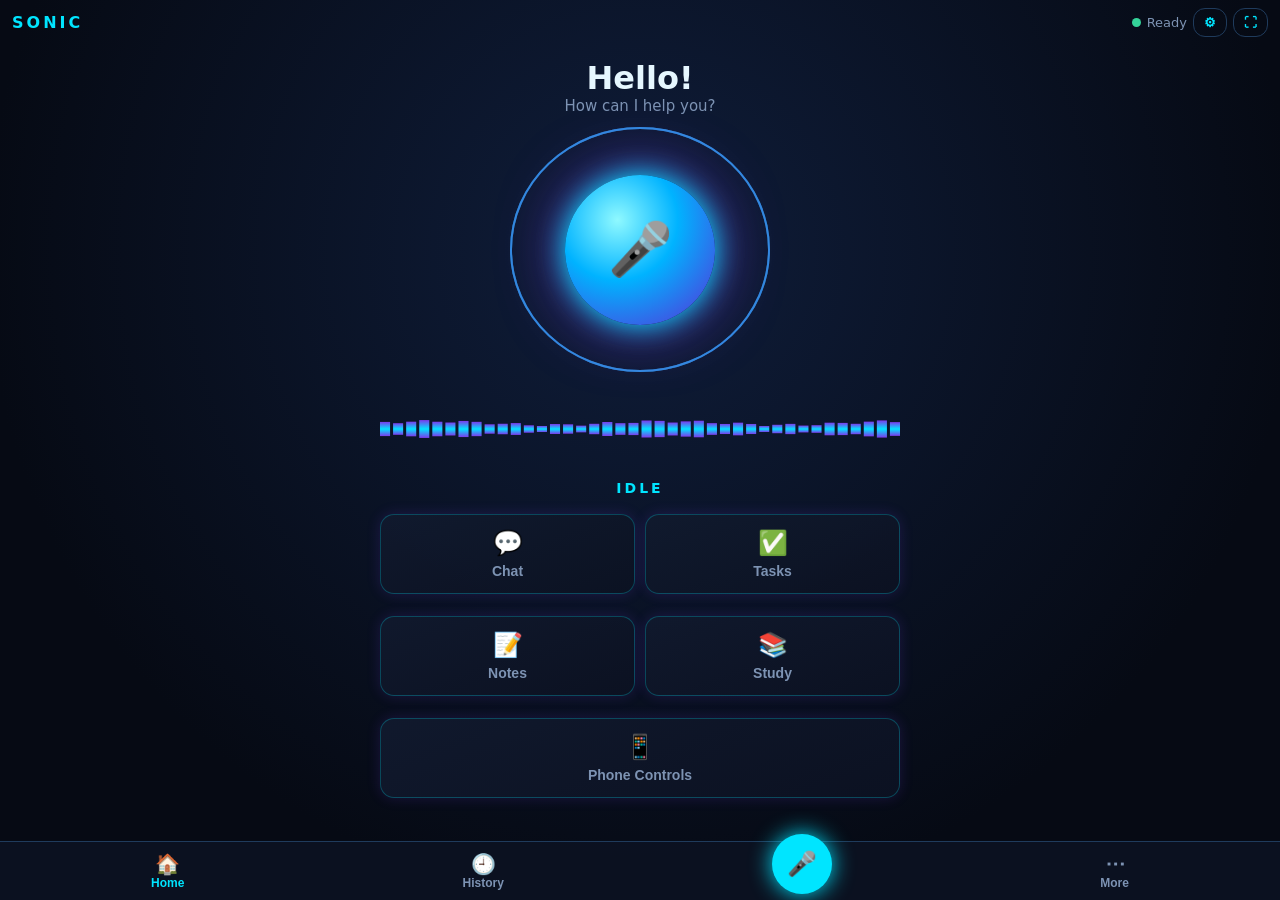
<file: index.html>
<!DOCTYPE html>
<html lang="hi">
<head>
<meta charset="UTF-8">
<meta name="viewport" content="width=device-width, initial-scale=1, viewport-fit=cover">
<meta name="theme-color" content="#0b0f1a">
<title>SONIC</title>
<link rel="manifest" href="manifest.json">
<link rel="icon" href="icon-192.png">
<link rel="apple-touch-icon" href="icon-192.png">
<style>
:root{color-scheme:dark;--bg:#0b0f1a;--panel:#111a2e;--line:#1f3b5c;--text:#e6f7ff;--muted:#7d93b3;--accent:#00e5ff;--user:#1d2a44;--danger:#f87171;--avbg:#0b0f1a}
:root[data-theme="light"]{color-scheme:light;--bg:#f4f7fb;--panel:#fff;--line:#c9d6e6;--text:#0b1a2e;--muted:#5a6f8c;--user:#dce8f6;--avbg:#e9eef7}
*{box-sizing:border-box}
[hidden]{display:none!important}
html,body{margin:0;height:100%;background:var(--bg);color:var(--text);font-family:system-ui,-apple-system,"Segoe UI",Roboto,sans-serif}
body{display:flex;flex-direction:column;height:100%;padding:env(safe-area-inset-top) 0 env(safe-area-inset-bottom)}
header{display:flex;justify-content:space-between;align-items:center;padding:8px 12px;gap:8px}
.brand{color:var(--accent);letter-spacing:3px;font-weight:700}
#status{font-size:13px;color:var(--muted);text-align:right;max-width:62%;overflow:hidden;text-overflow:ellipsis}
nav{display:flex;overflow-x:auto;gap:4px;padding:0 8px;border-bottom:1px solid var(--line)}
nav button{background:none;color:var(--muted);border:0;border-bottom:2px solid transparent;border-radius:0;padding:10px 8px;font-size:14px;white-space:nowrap}
nav button.active{color:var(--accent);border-bottom-color:var(--accent)}
main{flex:1;min-height:0;display:flex;flex-direction:column}
section{display:none;flex:1;min-height:0;flex-direction:column;overflow-y:auto;padding:10px 12px}
section.active{display:flex}
#log{flex:1;min-height:120px;overflow-y:auto;display:flex;flex-direction:column;gap:8px;padding-bottom:6px}
.m{max-width:85%;padding:9px 12px;border-radius:14px;line-height:1.4;white-space:pre-wrap;word-wrap:break-word}
.m.u{align-self:flex-end;background:var(--user)}
.m.j{align-self:flex-start;background:var(--panel);border:1px solid var(--line)}
.bar{display:flex;gap:8px;align-items:center;flex-wrap:wrap;padding:6px 0}
input[type=text],input[type=password],input[type=number],input[type=datetime-local],input[type=search],select,textarea{flex:1;min-width:110px;padding:11px;border-radius:12px;border:1px solid var(--line);background:var(--panel);color:var(--text);font-size:16px}
input[type=range]{width:100%}
input[type=color]{width:60px;height:40px;border:0;background:none;padding:0}
button{border:0;border-radius:12px;padding:10px 14px;background:var(--accent);color:#0b0f1a;font-weight:600;font-size:15px;cursor:pointer}
button:disabled{opacity:.4}
button.g{background:transparent;color:var(--accent);border:1px solid var(--line)}
button.d{background:var(--danger);color:#0b0f1a}
button.s{padding:6px 10px;font-size:13px}
button.on{background:#7c3aed;color:#fff;border-color:#7c3aed}
.card{background:var(--panel);border:1px solid var(--line);border-radius:14px;padding:10px;margin:6px 0;display:flex;flex-direction:column;gap:6px}
.row{display:flex;gap:6px;align-items:center;flex-wrap:wrap;justify-content:space-between}
.hint,small{color:var(--muted);font-size:13px}
.f{display:flex;flex-direction:column;gap:4px;margin:8px 0;color:var(--muted);font-size:14px}
.f label.c{display:flex;gap:8px;align-items:center;color:var(--text)}
.badge{font-size:12px;padding:3px 8px;border-radius:999px;background:var(--user)}
.badge.done{background:#064e3b;color:#e6fff5}.badge.failed{background:#7f1d1d;color:#fff}.badge.running{background:#4c1d95;color:#fff}.badge.paused,.badge.queued{background:#78350f;color:#fff}.badge.cancelled{background:#3f3f46;color:#fff}
h3{margin:6px 0}
/* ---- Home screen (voice-first) ---- */
body{background:radial-gradient(circle at 50% 28%,#0f1d3a 0%,#060a14 72%)}
section{padding-bottom:96px}
.home{align-items:center;gap:6px}
.greet{text-align:center;margin-top:4px}
.gh{font-size:26px;font-weight:700;color:var(--text)}
.gs{color:var(--muted);font-size:15px}
.orbWrap{position:relative;width:220px;height:220px;margin:6px auto}
.ring{position:absolute;inset:0;border-radius:50%;border:2px solid rgba(0,229,255,.55);animation:ringPulse 2.6s ease-out infinite;pointer-events:none}
.r2{animation-delay:.87s;border-color:rgba(124,58,237,.6)}
.r3{animation-delay:1.73s;border-color:rgba(0,229,255,.35)}
@keyframes ringPulse{0%{transform:scale(.55);opacity:.95}100%{transform:scale(1.12);opacity:0}}
.orb{position:absolute;left:50%;top:50%;width:124px;height:124px;margin:-62px 0 0 -62px;border-radius:50%;padding:0;font-size:44px;color:#fff;display:flex;align-items:center;justify-content:center;background:radial-gradient(circle at 35% 30%,#8ff9ff 0%,#00b3ff 42%,#5b2bd6 100%);box-shadow:0 0 28px #00e5ff,0 0 64px rgba(124,58,237,.8);transition:transform .2s,box-shadow .2s}
.orb:active{transform:scale(.95)}
.orb.on{box-shadow:0 0 54px #00e5ff,0 0 96px rgba(124,58,237,.95)}
.orb.speak{animation:orbSpeak .7s ease-in-out infinite alternate}
@keyframes orbSpeak{from{transform:scale(1);box-shadow:0 0 30px #00e5ff,0 0 64px rgba(124,58,237,.8)}to{transform:scale(1.08);box-shadow:0 0 60px #00e5ff,0 0 110px rgba(124,58,237,1)}}
.wave{width:100%;max-width:520px;height:90px;display:block}
.vstatus{color:var(--accent);letter-spacing:3px;font-size:14px;text-transform:uppercase;font-weight:600}
.shortcuts{display:grid;grid-template-columns:repeat(2,1fr);gap:10px;width:100%;max-width:520px;margin-top:6px}
.sc{display:flex;flex-direction:column;align-items:center;gap:6px;background:linear-gradient(160deg,rgba(17,26,46,.95),rgba(12,18,34,.95));border:1px solid rgba(0,229,255,.25);color:var(--text);padding:14px 8px;font-size:24px;box-shadow:0 0 14px rgba(124,58,237,.18)}
.sc span{font-size:14px;color:var(--muted)}
.sc:last-child{grid-column:span 2}
.bottom{position:fixed;left:0;right:0;bottom:0;z-index:4;display:flex;justify-content:space-around;align-items:flex-end;padding:6px 12px calc(6px + env(safe-area-inset-bottom));background:rgba(12,18,34,.96);border-top:1px solid var(--line)}
.bn{background:none;color:var(--muted);display:flex;flex-direction:column;align-items:center;font-size:20px;padding:4px 10px;border:0}
.bn span{font-size:12px}
.bn.active{color:var(--accent)}
.bn.mic{background:var(--accent);color:#0b0f1a;border-radius:50%;width:60px;height:60px;padding:0;margin-top:-26px;font-size:24px;justify-content:center;box-shadow:0 0 22px #00e5ff}
.sheet{position:fixed;left:10px;right:10px;bottom:84px;z-index:5;background:var(--panel);border:1px solid var(--line);border-radius:14px;padding:10px;display:flex;flex-direction:column;gap:8px}
.sheet[hidden]{display:none!important}
.dot{width:9px;height:9px;border-radius:50%;background:#34d399;display:inline-block}
.dot.off{background:#f87171}
.hdr-right{display:flex;align-items:center;gap:6px}
@media (min-width:700px){.gh{font-size:32px}.orb{width:150px;height:150px;margin:-75px 0 0 -75px;font-size:52px}.orbWrap{width:260px;height:260px}}
</style>
</head>
<body>
<header>
  <div class="brand">SONIC</div>
  <div class="hdr-right">
    <span id="net" class="dot"></span>
    <div id="status">Ready</div>
    <button id="setBtn" class="g s" title="Settings">⚙</button>
    <button id="fsBtn" class="g s" title="Full screen">⛶</button>
  </div>
</header>

<nav class="topnav" hidden>
  <button data-t="chat" class="active">Chat</button>
  <button data-t="tasks">Tasks</button>
  <button data-t="notes">Notes</button>
  <button data-t="memory">Memory</button>
  <button data-t="padhai">Padhai</button>
  <button data-t="settings">Settings</button>
</nav>

<main>
  <!-- HOME (voice-first) -->
  <section id="s-home" class="active home">
    <div class="greet">
      <div class="gh">Hello!</div>
      <div class="gs">How can I help you?</div>
    </div>
    <div class="orbWrap">
      <div class="ring r1"></div><div class="ring r2"></div><div class="ring r3"></div>
      <button id="orb" class="orb" aria-label="Bolo" title="Bolo">🎤</button>
    </div>
    <canvas id="wave" class="wave"></canvas>
    <div id="vstatus" class="vstatus">Idle</div>
    <button id="home_stop" class="g s" hidden>Stop speaking</button>
    <div class="shortcuts">
      <button class="card sc" data-go="chat">💬<span>Chat</span></button>
      <button class="card sc" data-go="tasks">✅<span>Tasks</span></button>
      <button class="card sc" data-go="notes">📝<span>Notes</span></button>
      <button class="card sc" data-go="padhai">📚<span>Study</span></button>
      <button class="card sc" data-go="phone">📱<span>Phone Controls</span></button>
    </div>
  </section>

  <!-- CHAT -->
  <section id="s-chat">
    <div id="log"></div>
    <div class="bar">
      <button id="mic" class="g" title="Bolo">🎤</button>
      <button id="cam" class="g" title="Photo">📷</button>
      <input id="txt" type="text" placeholder="Kuch poochho ya likho..." autocomplete="off">
      <button id="send">Send</button>
    </div>
    <div class="bar">
      <button id="cont" class="g">Continuous: off</button>
      <button id="wake" class="g">Wake word: off</button>
      <button id="stop" class="d">Stop</button>
    </div>
    <input id="camFile" type="file" accept="image/*" capture="environment" hidden>
  </section>

  <!-- HISTORY (all saved chats) -->
  <section id="s-history">
    <input id="hSearch" type="search" placeholder="History mein search karo">
    <div class="row"><button id="hExport" class="g s">History export</button><button id="hClear" class="d s">History delete</button></div>
    <div id="hList"></div>
  </section>

  <!-- TASKS -->
  <section id="s-tasks">
    <div class="f">Naya task. Steps ke liye "|" lagayein, jaise: <code>Kal ka plan | Shopping list | Reminder</code>
      <input id="tTitle" type="text" placeholder="Task ka naam / steps">
    </div>
    <div class="row"><input id="tDue" type="datetime-local"><button id="tAdd">Add task</button></div>
    <div id="tList"></div>
  </section>

  <!-- NOTES -->
  <section id="s-notes">
    <div class="row"><input id="nText" type="text" placeholder="Note likho"><button id="nAdd">Save</button></div>
    <input id="nSearch" type="search" placeholder="Notes search karo">
    <div class="row"><button id="nExport" class="g s">Notes export</button></div>
    <div id="nList"></div>
  </section>

  <!-- MEMORY -->
  <section id="s-memory">
    <p class="hint">Sirf wahi yaad rahega jo aap khud save karein. Chat mein "yaad rakho: ..." bhi likh sakte hain.</p>
    <div class="row"><input id="mText" type="text" placeholder="Yaad rakhne wali baat"><button id="mAdd">Save</button></div>
    <label class="f c"><input id="privToggle" type="checkbox"> Private mode (chat, notes, tasks, memory save nahi honge)</label>
    <div class="row"><button id="mExport" class="g s">Memory export</button><input id="mImport" type="file" accept="application/json"></div>
    <div id="mList"></div>
  </section>

  <!-- PADHAI (teaching) -->
  <section id="s-padhai">
    <p class="hint">Bachche ka naam chat mein bolein: "main Riya hoon". Phir "mujhe padhna hai" bolein. Jarvis word bolega, bachcha dohrayega, aur check karke shabashi dega.</p>
    <div id="pList"></div>
    <div class="row"><button id="pStart">Padhai shuru karein</button><button id="pAdd" class="g">Naya bachcha add karein</button></div>
    <div class="f">AI lesson ka topic
      <div class="row"><input id="pTopic" type="text" placeholder="jaise: 1 se 10 ginti, rang, jaanwar"><button id="pAi">Lesson chalayein</button></div>
    </div>
  </section>

  <!-- SETTINGS -->
  <section id="s-settings">
    <h3>Groq AI keys</h3>
    <div id="kList"></div>
    <div class="f">Nayi key
      <input id="kLabel" type="text" placeholder="label, jaise: main">
      <input id="kVal" type="password" placeholder="gsk_..." autocomplete="off">
      <div class="row"><button id="kAdd">Key add karein</button><button id="kTest" class="g">Active key test karein</button></div>
    </div>
    <div class="f">Chat model <input id="model" type="text"></div>
    <div class="f">Vision model (photo ke liye) <input id="vmodel" type="text" placeholder="Groq vision model ID"></div>

    <h3>AI behaviour</h3>
    <div class="f">Retry count (network aur rate-limit par) <input id="retries" type="number" min="0" max="5"></div>
    <div class="f">Request timeout (seconds) <input id="timeoutSec" type="number" min="5" max="60"></div>
    <div class="f">Context: AI ko kitne pichhle messages (1 se 20) <input id="ctxLimit" type="number" min="1" max="20"></div>
    <div class="f">Jawab ki length
      <select id="respLen"><option value="short">Short</option><option value="normal">Normal</option><option value="detailed">Detailed</option></select>
    </div>
    <label class="f c"><input id="memoryUse" type="checkbox"> Saved memory AI jawab mein use karein</label>
    <label class="f c"><input id="offlineMode" type="checkbox"> Offline mode (online AI band, local features chalte rahein)</label>

    <h3>Awaaz</h3>
    <div class="f">Bhasha
      <select id="lang"><option value="hi-IN">Hindi / Hinglish</option><option value="en-IN">English (India)</option><option value="en-US">English (US)</option></select>
    </div>
    <div class="f">Voice profile
      <select id="vprofile"><option value="auto">Auto (phone ki default awaaz)</option><option value="female">Female</option><option value="male">Male</option><option value="deep">Gehri awaaz</option><option value="bright">Patli awaaz</option></select>
      <div class="row"><button id="vTest" class="g s">Voice test</button></div>
    </div>
    <div class="f" hidden>Voice (phone par installed)<select id="voice"></select></div>
    <div class="f">Speed <input id="rate" type="range" min="0.6" max="1.4" step="0.1"></div>
    <div class="f">Volume <input id="vol" type="range" min="0" max="1" step="0.1"></div>
    <label class="f c"><input id="bargeIn" type="checkbox"> Barge-in (Jarvis bolte waqt aap bolein to ruk jaye; headphones best)</label>
    <label class="f c"><input id="contSet" type="checkbox"> Continuous conversation</label>
    <label class="f c"><input id="wakeSet" type="checkbox"> Wake word ("Hey SONIC" / "Hey Jarvis")</label>
    <label class="f c"><input id="bgWake" type="checkbox"> Background wake word (app band ho to bhi sunna; notification dikhegi)</label>
    <div class="row" id="wakeHelp" hidden><button id="hBatt" class="g s">Battery: Unrestricted karein</button><button id="hNotif" class="g s">SONIC notification</button><button id="hFull" class="g s">Full-screen allow</button><button id="hTts" class="g s">Awaaz (Text-to-speech) settings</button></div>
    <div class="row"><button id="micCheck" class="g s">Mic permission check</button><button id="notifBtn" class="g s">Notifications allow karein</button></div>

    <h3>Look</h3>
    <div class="f">Theme <select id="theme"><option value="dark">Dark</option><option value="light">Light</option></select></div>
    <div class="f">Accent colour <input id="accent" type="color"></div>

    <h3>Kaam aur privacy</h3>
    <label class="f c"><input id="confirmDel" type="checkbox"> Delete se pehle confirm karein</label>
    <label class="f c"><input id="queueOff" type="checkbox"> Offline hone par tasks queue mein rakhein</label>
    <label class="f c"><input id="privSet" type="checkbox"> Private mode</label>
    <div class="f">Photo ke liye camera permission browser ya Android se milti hai. Phone control ke liye SONIC Android app chahiye.</div>

    <h3>Backup</h3>
    <div class="row"><button id="chatExport" class="g s">Chat export (text)</button></div>
    <div class="row"><button id="setExport" class="g s">Settings export</button><input id="setImport" type="file" accept="application/json"></div>
    <div class="row"><button id="setReset" class="g s">Settings reset</button><button id="dataDel" class="d s">Sara data delete</button></div>
  </section>
</main>

<div id="more" class="sheet" hidden>
  <button class="g" data-go="tasks">✅ Tasks</button>
  <button class="g" data-go="notes">📝 Notes</button>
  <button class="g" data-go="memory">🧠 Memory</button>
  <button class="g" data-go="padhai">📚 Padhai</button>
  <button class="g" data-go="settings">⚙ Settings</button>
  <button class="g" id="moreClose">Band karein</button>
</div>
<div class="bottom">
  <button class="bn active" data-go="home">🏠<span>Home</span></button>
  <button class="bn" data-go="history">🕘<span>History</span></button>
  <button class="bn mic" id="bnMic" title="Bolo">🎤</button>
  <button class="bn" id="bnMore">⋯<span>More</span></button>
</div>

<script>
// ============ STORAGE (everything stays in this phone's browser) ============
const KEY = 'sonic.v2';
const DEF = {
  keys: [], activeKey: 0, model: 'openai/gpt-oss-20b', vmodel: '',
  lang: 'hi-IN', voice: '', rate: 0.95, vol: 1,
  cont: false, wake: false, bargeIn: false,
  accent: '#00e5ff', theme: 'dark',
  retries: 2, timeoutSec: 20, ctxLimit: 8, respLen: 'normal', memoryUse: true, offlineMode: false, voiceProfile: 'auto', bgWake: false,
  privateMode: false, confirmDelete: true, queueOffline: true,
  students: {}, current: '', history: [], chatLog: [], tasks: [], notes: [], memories: [], lastLesson: []
};
const SETTING_KEYS = ['model', 'vmodel', 'lang', 'voice', 'rate', 'vol', 'cont', 'wake', 'bargeIn', 'accent', 'theme', 'privateMode', 'confirmDelete', 'queueOffline', 'retries', 'timeoutSec', 'ctxLimit', 'respLen', 'memoryUse', 'offlineMode', 'voiceProfile', 'bgWake'];
let S = { ...DEF, ...JSON.parse(localStorage.getItem(KEY) || '{}') };
const save = () => localStorage.setItem(KEY, JSON.stringify(S));
const $ = (s) => document.querySelector(s);
const $$ = (s) => document.querySelectorAll(s);
const sleep = (ms) => new Promise((r) => setTimeout(r, ms));
const uid = () => Math.random().toString(36).slice(2) + Date.now().toString(36);
const nowIso = () => new Date().toISOString();

// Small element builder. Text is always set with textContent, so nothing is injected as HTML.
function el(tag, props = {}, ...kids) {
  const e = document.createElement(tag);
  for (const [k, v] of Object.entries(props)) {
    if (k === 'on') { for (const [ev, fn] of Object.entries(v)) e.addEventListener(ev, fn); }
    else if (k === 'class') e.className = v;
    else if (['value', 'checked', 'disabled', 'selected', 'hidden', 'title', 'min', 'max', 'step', 'type', 'placeholder'].includes(k)) e[k] = v;
    else e.setAttribute(k, v);
  }
  for (const c of kids.flat()) {
    if (c == null || c === false) continue;
    e.append(c instanceof Node ? c : document.createTextNode(String(c)));
  }
  return e;
}
function status(t) { $('#status').textContent = t; }
function add(text, who) {
  paint(text, who);
  if (canStore()) {
    S.chatLog.push({ who, text, at: nowIso() });
    if (S.chatLog.length > 5000) S.chatLog = S.chatLog.slice(-5000);
    save();
  }
}
function paint(text, who) {
  $('#log').append(el('div', { class: 'm ' + (who === 'u' ? 'u' : 'j') }, text));
  $('#log').scrollTop = $('#log').scrollHeight;
}
function renderChat() {
  $('#log').replaceChildren();
  for (const x of S.chatLog.slice(-200)) paint(x.text, x.who);
}
function confirmDel(msg) { return !S.confirmDelete || confirm(msg); }
// Private mode: nothing new is written to storage (history, notes, tasks, memory)
const canStore = () => !S.privateMode;
function download(name, text) {
  const a = el('a', { href: URL.createObjectURL(new Blob([text], { type: 'application/json' })), download: name });
  document.body.append(a);
  a.click();
  a.remove();
}

// ============ LOOK (theme and accent) ============
function applyLook() {
  document.documentElement.dataset.theme = S.theme;
  document.documentElement.style.setProperty('--accent', S.accent);
}
let mood = 'neutral', speaking = false, thinking = false, listening = false;
let pulse = 0;

// ============ SPEECH OUT ============
function voiceFor(text) {
  const all = ('speechSynthesis' in window) ? speechSynthesis.getVoices() : [];
  if (S.voice) { const v = all.find((x) => x.name === S.voice); if (v) return v; }
  const want = /[\u0900-\u097F]/.test(text) ? 'hi' : S.lang.slice(0, 2);
  return all.find((x) => x.lang.toLowerCase().startsWith(want)) || null;
}
function sayWait(text, m = 'neutral') {
  startStopWatcher();
  // Android app: use the phone's own Text-to-Speech (browser speech does not work in the app)
  if (window.JarvisNative && window.JarvisNative.speak) {
    if (Date.now() < bargeUntil) return Promise.resolve();
    return new Promise((resolve) => {
      speaking = true;
      mood = m;
      pulse = 1;
      window.onNativeSpeakDone = () => {
        window.onNativeSpeakDone = null;
        speaking = false;
        mood = 'neutral';
        pulse = 0;
        resolve();
      };
      try { window.JarvisNative.speak(text, S.lang, S.rate, S.voiceProfile || 'auto'); }
      catch { window.onNativeSpeakDone(); }
    });
  }
  return new Promise((resolve) => {
    if (!('speechSynthesis' in window)) { resolve(); return; }
    speechSynthesis.cancel();
    speaking = true;
    mood = m;
    const u = new SpeechSynthesisUtterance(text);
    const v = voiceFor(text);
    if (v) u.voice = v;
    u.lang = v ? v.lang : (/[\u0900-\u097F]/.test(text) ? 'hi-IN' : S.lang);
    u.rate = S.rate;
    u.volume = S.vol;
    u.onboundary = (e) => {
      if (e.name === 'word') {
        pulse = 1;
      }
    };
    const finish = () => { speaking = false; mood = 'neutral'; pulse = 0; resolve(); };
    u.onend = finish;
    u.onerror = finish;
    speechSynthesis.speak(u);
  });
}
const say = (text, m = 'neutral') => sayWait(text, m);

// ============ SPEECH IN ============
let bargeUntil = 0;
let activeRec = null, busy = false, halt = false, micOn = false, wantListen = false, loopOn = false, watcherOn = false;
const STOP_RE = /\b(stop|ruko|chup|band karo)\b/i;
// While SONIC speaks, listen for the word "stop" (Hindi or English) and stop the voice
function startStopWatcher() {
  if (watcherOn || !window.JarvisNative) return;
  if (window.JarvisNative.setBargeIn) return; // new app: native voice interruption is used instead
  watcherOn = true;
  (async () => {
    while (speaking && !halt) {
      const r = await recognizeOnce(S.lang, 3000, false);
      if (r.text && STOP_RE.test(r.text)) { stopAll(); break; }
    }
    watcherOn = false;
  })();
}

// One sentence from the child or user. Returns {text} or {err}. Retries once on "no-speech".
function recognizeOnce(lang, ms, retry = true) {
  // Android app: use the phone's own speech recognizer (the WebView browser one does not work)
  if (window.JarvisNative && window.JarvisNative.startListening) {
    return new Promise((resolve) => {
      let done = false;
      const finish = (v) => {
        if (done) return;
        done = true;
        window.onNativeSpeech = null;
        window.onNativeSpeechError = null;
        listening = false;
        if (!speaking && !thinking) mood = 'neutral';
        resolve(v);
      };
      window.onNativeSpeech = (text) => finish({ text: text || null });
      window.onNativeSpeechError = (code) => finish({ err: code });
      listening = true; mood = 'focused'; status('Sun raha hoon...');
      try { window.JarvisNative.startListening(lang); } catch { finish({ err: 'start' }); return; }
      setTimeout(() => {
        if (done) return;
        try { window.JarvisNative.stopListening(); } catch { /* not running */ }
        finish({ text: null });
      }, ms);
    });
  }

  return new Promise((resolve) => {
    const R = window.SpeechRecognition || window.webkitSpeechRecognition;
    if (!R) { resolve({ err: 'unsupported' }); return; }
    const r = new R();
    r.lang = lang;
    r.interimResults = false;
    r.maxAlternatives = 1;
    let done = false, timer = null;
    const fin = (v) => {
      if (done) return;
      done = true;
      clearTimeout(timer);
      activeRec = null;
      listening = false;
      if (!speaking && !thinking) mood = 'neutral';
      if (v.err === 'no-speech' && retry) { recognizeOnce(lang, ms, false).then(resolve); return; }
      resolve(v);
    };
    r.onstart = () => { listening = true; mood = 'focused'; status('Sun raha hoon...'); };
    r.onresult = (e) => fin({ text: e.results[0][0].transcript });
    r.onerror = (e) => fin({ err: e.error });
    r.onend = () => fin({ text: null });
    // Barge-in: when the user starts talking while Jarvis speaks, Jarvis stops
    if (S.bargeIn) r.onspeechstart = () => { if (speaking) speechSynthesis.cancel(); };
    timer = setTimeout(() => { try { r.abort(); } catch { /* not running */ } fin({ text: null }); }, ms);
    activeRec = r;
    try { r.start(); } catch { fin({ err: 'start' }); }
  });
}

// Android app: the user started talking while SONIC was speaking. The app already stopped the voice;
// ignore the rest of the current reply so SONIC goes straight to listening.
window.onNativeBargeIn = () => {
  bargeUntil = Date.now() + 1500;
  speaking = false; mood = 'neutral'; pulse = 0;
  status('Sun raha hoon...');
};
// Android app: the phone's own voice (Text-to-speech) has a problem
window.onNativeTtsError = (code) => {
  const msg = code === 'lang'
    ? 'Is phone mein Hindi awaaz nahi hai, English awaaz use ho rahi hai. Settings mein "Awaaz (Text-to-speech) settings" se Hindi voice install karein.'
    : 'Phone ki awaaz (Text-to-speech) nahi chal rahi. Settings mein "Awaaz (Text-to-speech) settings" kholkar Google ya Samsung ki voice engine chunein aur Hindi/English voice download karein.';
  status(msg);
  add(msg, 'j');
};
// Android app: the user pressed "Band karo" in the SONIC notification
window.onWakeServiceStopped = () => {
  S.bgWake = false; save();
  if ($('#bgWake')) $('#bgWake').checked = false;
  status('Background wake word band kar diya');
};

// Keeps listening while the mic is on, or while continuous / wake word is on
async function loop() {
  if (loopOn) return;
  loopOn = true;
  while (wantListen) {
    if (busy || speaking || watcherOn) { await sleep(250); continue; }
    const r = await recognizeOnce(S.lang, 9000);
    if (r.err === 'not-allowed' || r.err === 'service-not-allowed') {
      status('Mic permission nahi mili. Chrome mein mic Allow karein.');
      micOn = false; S.cont = false; S.wake = false; save(); paintToggles();
      wantListen = false;
      break;
    }
    if (r.err === 'unsupported') { status('Ye browser voice support nahi karta. Chrome use karein.'); wantListen = false; break; }
    if (r.err && r.err !== 'aborted' && r.err !== 'no-speech') status('Mic error: ' + r.err);
    if (r.text) { status('Suna: ' + r.text); await handleVoice(r.text); }
    else await sleep(150);
  }
  loopOn = false;
}
function refreshListen() {
  wantListen = micOn || S.cont || S.wake;
  if (wantListen) loop();
}
const WAKE_RE = /(sonic|sonic|sony|sonik|jarvis|स्पनिक|सोनिक|सोनी|जार्विस)/i;
async function handleVoice(text) {
  if (S.wake) {
    const m = text.match(WAKE_RE);
    if (!m) { status('Wake word bolein: "Hey SONIC"'); return; }
    text = text.slice(m.index + m[0].length).replace(/^[\s,.!?।]+/, '');
    if (!text.trim()) {
      busy = true;
      try {
        await say('Ji boss, bolo.', 'happy');
        const r = await recognizeOnce(S.lang, 9000);
        if (r.text) await handleText(r.text);
      } finally { busy = false; }
      return;
    }
  }
  await handleText(text);
}

// ============ ROUTER: every message goes through here ============
async function handleText(raw) {
  const t = raw.trim();
  if (!t) return;
  halt = false;
  busy = true;
  add(t, 'u');
  if (canStore()) { S.history.push({ role: 'user', content: t }); S.history = S.history.slice(-30); save(); }
  try {
    if (/^(stop|chup|band karo|ruko)\b/i.test(t)) { stopAll(); return; }
    if (STUDY_RE.test(t)) { await startStudy(); return; }
    const intro = parseIntro(t);
    if (intro) { const r = introduce(intro); add(r, 'j'); await say(r, 'happy'); return; }
    const tm = t.match(/^(teach|padhao|sikhao)\s*[:\-]?\s*(.+)$/i);
    if (tm) { await teachLesson(tm[2].trim()); return; }
    if (/^(phir se|dobara|repeat)\b/i.test(t) && S.lastLesson.length) { await playLesson(S.lastLesson, cur()); return; }
    const mem = t.match(/^(yaad rakho|remember)\s*[:\-]\s*(.+)$/i);
    if (mem) {
      if (!canStore()) { await reply('Private mode on hai, ye yaad nahi rakhunga.'); return; }
      if (S.memories.some((m) => m.text.toLowerCase() === mem[2].trim().toLowerCase())) { await reply('Ye pehle se yaad hai.'); return; }
      S.memories.unshift({ id: uid(), text: mem[2].trim(), at: nowIso() }); save(); renderMemory();
      await reply('Yaad rakh liya: ' + mem[2].trim()); return;
    }
    const nt = t.match(/^(note|notes)\s*[:\-]\s*(.+)$/i);
    if (nt) {
      if (!canStore()) { await reply('Private mode on hai, note save nahi hoga.'); return; }
      S.notes.unshift({ id: uid(), text: nt[2].trim(), at: nowIso() }); save(); renderNotes();
      await reply('Note save ho gaya, boss.'); return;
    }
    const tk = t.match(/^task\s*[:\-]\s*(.+)$/i);
    if (tk) {
      if (!canStore()) { await reply('Private mode on hai, task save nahi hoga.'); return; }
      addTask(tk[1]); await reply('Task add ho gaya, boss.'); return;
    }
    const calcSrc = t.replace(/^(calc|hisaab)\s*[:\-]?\s*/i, '').trim();
    const looksLikeMath = /^[\d\s.+\-*/()^%×÷]+$/.test(calcSrc) || /^sqrt\(/.test(calcSrc);
    if (looksLikeMath && /\d/.test(calcSrc) && (/^(calc|hisaab)/i.test(t) || /[+\-*/^%×÷]|sqrt\(/.test(calcSrc))) {
      try {
        const v = safeCalc(calcSrc);
        await reply(calcSrc + ' = ' + Number(v.toFixed(6)));
      } catch { await reply('Ye calculation samajh nahi aayi. Example: "calc: (12 + 8) * 3" ya "sqrt(144)".'); }
      return;
    }
    const phone = phoneCommand(t);
    if (phone !== null) { await reply(phone); return; }
    if (/\b(time|samay|kitne baje)\b/i.test(t)) { await reply('Abhi ka time: ' + new Date().toLocaleTimeString()); return; }
    if (/\b(date|tareekh|aaj kya hai)\b/i.test(t)) { await reply('Aaj ki date: ' + new Date().toLocaleDateString()); return; }
    await aiReply(t);
  } finally {
    busy = false;
  }
}
async function reply(text) { add(text, 'j'); await say(text, 'neutral'); }

function stopAll() {
  halt = true;
  try { activeRec && activeRec.abort(); } catch { /* not running */ }
  if ('speechSynthesis' in window) speechSynthesis.cancel();
  if (window.JarvisNative && window.JarvisNative.stopSpeaking) { try { window.JarvisNative.stopSpeaking(); } catch { /* ignore */ } }
  speaking = false; thinking = false; mood = 'neutral';
  for (const t of S.tasks) if (t.status === 'running') t.status = 'paused';
  save(); renderTasks();
  status('Ruk gaya');
  add('Theek hai boss, ruk gaya.', 'j');
}

// ============ PHONE CONTROL (only inside the SONIC Android app) ============
const APPS = { whatsapp: 'com.whatsapp', youtube: 'com.google.android.youtube', chrome: 'com.android.chrome',
  maps: 'com.google.android.apps.maps', gmail: 'com.google.android.gm', instagram: 'com.instagram.android' };
function nativeCall(action) {
  try { return JSON.parse(window.JarvisNative.run(JSON.stringify(action))); }
  catch { return { ok: false, message: 'Phone control kaam nahi kar raha' }; }
}
// Returns the reply text for a phone command, or null if the text is not a phone command.
function phoneCommand(text) {
  const q = text.toLowerCase();
  const isPhone = /\b(flashlight|torch|volume|alarm|timer|battery|brightness|navigate|rasta)\b|\bcamera\s*(kholo|open)\b|\b(dial|call)\s+\d|\b(open|kholo)\s+(whatsapp|youtube|chrome|maps|gmail|instagram)\b|\bsettings\s+(wifi|bluetooth|display|sound|battery|apps)\b|\bmaps?\s+\w/i.test(q);
  if (!isPhone) return null;
  if (!window.JarvisNative) return 'Ye phone control sirf SONIC Android app mein chalta hai, browser mein nahi.';
  let m;
  if (/\b(flashlight|torch)\b/.test(q)) return nativeCall({ action: 'flashlight', on: !/\b(off|band)\b/.test(q) }).message;
  if ((m = q.match(/volume\s*(\d{1,3})|(\d{1,3})\s*%?\s*volume/))) return nativeCall({ action: 'volume', level: Number(m[1] || m[2]) }).message;
  if ((m = q.match(/alarm\s*(\d{1,2})(?::(\d{2}))?\s*(am|pm|baje)?/))) {
    let h = Number(m[1]);
    if (m[3] === 'pm' && h < 12) h += 12;
    if (m[3] === 'am' && h === 12) h = 0;
    return nativeCall({ action: 'alarm', hour: h, minute: Number(m[2] || 0), label: 'SONIC' }).message;
  }
  if ((m = q.match(/timer\s*(\d+)\s*(second|sec|minute|min|hour|ghanta)/))) {
    const unit = /hour|ghanta/.test(m[2]) ? 3600 : /min/.test(m[2]) ? 60 : 1;
    return nativeCall({ action: 'timer', seconds: Number(m[1]) * unit, label: 'SONIC' }).message;
  }
  if ((m = q.match(/(?:open|kholo)\s+(\w+)/)) && APPS[m[1]]) return nativeCall({ action: 'openApp', pkg: APPS[m[1]] }).message;
  if ((m = q.match(/settings\s+(wifi|bluetooth|display|sound|battery|apps)/))) return nativeCall({ action: 'openSettings', page: m[1] }).message;
  if (/\bcamera\s*(kholo|open)\b/.test(q)) return nativeCall({ action: 'camera' }).message;
  if ((m = q.match(/(?:map|maps|navigate|rasta)\s+(.+)/))) return nativeCall({ action: 'map', query: m[1] }).message;
  if ((m = q.match(/(?:call|dial)\s+(\+?\d{6,15})/))) return nativeCall({ action: 'dial', number: m[1] }).message;
  if ((m = q.match(/brightness\s*(\d{1,3})|(\d{1,3})\s*%?\s*brightness/))) return nativeCall({ action: 'brightness', level: Number(m[1] || m[2]) }).message;
  if (/\bbattery\b/.test(q)) return nativeCall({ action: 'battery' }).message;
  return null;
}

// ============ AI (Groq) ============
function activeKey() {
  const cur = S.keys[S.activeKey];
  if (cur && cur.enabled !== false) return cur;
  return S.keys.find((k) => k.enabled !== false) || null;
}
async function groq(model, messages) {
  const k = activeKey();
  if (!k) return { ok: false, reason: 'API key nahi hai ya sab keys disable hain' };
  let last = { ok: false, reason: 'unknown' };
  for (let attempt = 0; attempt <= S.retries; attempt++) {
    const ctrl = new AbortController();
    const timer = setTimeout(() => ctrl.abort(), S.timeoutSec * 1000);
    try {
      const res = await fetch('https://api.groq.com/openai/v1/chat/completions', {
        method: 'POST',
        headers: { 'Content-Type': 'application/json', Authorization: 'Bearer ' + k.value },
        body: JSON.stringify({ model, messages }),
        signal: ctrl.signal
      });
      clearTimeout(timer);
      const j = await res.json().catch(() => ({}));
      if (res.ok) {
        const text = j.choices?.[0]?.message?.content?.trim();
        return text ? { ok: true, text } : { ok: false, reason: 'khaali jawab' };
      }
      last = { ok: false, reason: 'HTTP ' + res.status + ' ' + String(j?.error?.message || '').slice(0, 120) };
      if (res.status === 401 || res.status === 403) { k.status = 'invalid key'; save(); return last; }
      if (res.status !== 429 && res.status < 500) return last;
    } catch (e) {
      clearTimeout(timer);
      last = { ok: false, reason: e.name === 'AbortError' ? 'timeout (' + S.timeoutSec + 's)' : 'internet nahi hai ya network error' };
    }
    if (attempt < S.retries) await sleep(800 * 2 ** attempt);
  }
  return last;
}

// Keyword memory retrieval: only memories that share words with the question are sent to the AI
const norm2 = (s) => s.toLowerCase().replace(/[^\p{L}\p{N}\s]/gu, ' ');
const STOPWORDS = new Set(['the', 'a', 'an', 'is', 'are', 'me', 'my', 'mein', 'mera', 'meri', 'mere', 'hai', 'hain', 'ka', 'ki', 'ke', 'kya', 'kaise', 'ko', 'se', 'aur', 'ho', 'to', 'hi', 'ye', 'wo', 'please', 'boss']);
function relevantMemories(text) {
  const words = norm2(text).split(/\s+/).filter((w) => w.length > 1 && !STOPWORDS.has(w));
  if (!words.length) return [];
  return S.memories
    .map((m) => ({ m, score: words.filter((w) => norm2(m.text).split(/\s+/).includes(w)).length }))
    .filter((x) => x.score > 0)
    .sort((a, b) => b.score - a.score)
    .slice(0, 5)
    .map((x) => x.m);
}

// Safe calculator: a small parser for + - * / % ^ parentheses and sqrt(). It never runs JavaScript from the user.
function safeCalc(src) {
  const s = src.replace(/\s+/g, '').replace(/×/g, '*').replace(/÷/g, '/');
  let i = 0;
  const peek = () => s[i];
  const need = (c) => { if (s[i] !== c) throw new Error('expected ' + c); i++; };
  function num() {
    const m = s.slice(i).match(/^\d+(\.\d+)?/);
    if (!m) throw new Error('number');
    i += m[0].length;
    return parseFloat(m[0]);
  }
  function atom() {
    if (s.startsWith('sqrt(', i)) { i += 5; const v = expr(); need(')'); return Math.sqrt(v); }
    if (peek() === '(') { i++; const v = expr(); need(')'); return v; }
    if (peek() === '-') { i++; return -atom(); }
    return num();
  }
  function power() { const b = atom(); if (peek() === '^') { i++; return Math.pow(b, power()); } return b; }
  function term() {
    let v = power();
    while (peek() === '*' || peek() === '/' || peek() === '%') {
      const op = s[i++]; const r = power();
      v = op === '*' ? v * r : op === '/' ? v / r : v % r;
    }
    return v;
  }
  function expr() {
    let v = term();
    while (peek() === '+' || peek() === '-') { const op = s[i++]; const r = term(); v = op === '+' ? v + r : v - r; }
    return v;
  }
  const v = expr();
  if (i !== s.length) throw new Error('extra input');
  if (!isFinite(v)) throw new Error('not finite');
  return v;
}

async function aiReply(text) {
  if (S.offlineMode) { await reply('Offline mode on hai, boss. Online AI band hai. Calculator, notes aur tasks chalte hain.'); return; }
  if (!navigator.onLine) { await reply('Abhi internet nahi hai, online AI kaam nahi karega. Task banayein to net aane par chalega.'); return; }
  if (!activeKey()) { await reply('Pehle Settings mein Groq API key daalein (aur kam se kam ek key enable rakhein), boss.'); return; }
  status('Soch raha hoon...');
  thinking = true; mood = 'thinking';
  const len = { short: 'Keep the reply very short (1 to 2 sentences).', normal: 'Keep the reply short (2 to 4 sentences).', detailed: 'Give a detailed, well-structured reply.' }[S.respLen] || '';
  const mems = S.memoryUse ? relevantMemories(text) : [];
  const memNote = mems.length ? ' Known facts about the user (use only if relevant): ' + mems.map((m) => m.text).join('; ') + '.' : '';
  const sys = 'You are SONIC, a warm, natural and smart voice assistant, like a helpful friend. ' +
    'Talk the way people talk in a real conversation, with simple everyday words. ' +
    'Use the word "boss" only sometimes, not in every reply. ' +
    'Reply in the same language the user uses (Hindi, Hinglish or English). ' + len + ' ' +
    'If it helps, end with one short, friendly follow-up question. ' +
    'Start the reply with one emotion word in square brackets from: [happy] [excited] [sad] [angry] [surprised] [confused] [thinking] [neutral].' + memNote + '\n'
  const r = await groq(S.model, [{ role: 'system', content: sys }, ...S.history.slice(-S.ctxLimit)]);
  thinking = false;
  status(navigator.onLine ? 'Ready' : 'Offline');
  if (!r.ok) { await reply('Online AI abhi nahi chal raha (' + r.reason + '). Settings check karein.'); return; }
  const tag = r.text.match(/^\s*\[(happy|excited|sad|angry|surprised|confused|thinking|neutral)\]\s*/i);
  const tone = tag ? tag[1].toLowerCase() : 'neutral';
  const clean = r.text.replace(/^\s*\[[a-z]+\]\s*/i, '');
  if (mems.length) add('🧠 Yaad se: ' + mems.map((m) => m.text).join(' · '), 'j');
  if (canStore()) { S.history.push({ role: 'assistant', content: clean }); S.history = S.history.slice(-30); save(); }
  add(clean, 'j');
  await say(clean, tone);
}
async function visionAsk(question, url) {
  const k = activeKey();
  if (!k) return { ok: false, reason: 'API key nahi hai' };
  if (!S.vmodel) return { ok: false, reason: 'Settings mein vision model daalein' };
  try {
    const res = await fetch('https://api.groq.com/openai/v1/chat/completions', {
      method: 'POST',
      headers: { 'Content-Type': 'application/json', Authorization: 'Bearer ' + k.value },
      body: JSON.stringify({ model: S.vmodel, messages: [{ role: 'user', content: [
        { type: 'text', text: question || 'Is photo mein kya hai? Hinglish mein, friendly tone mein batao, aur "boss" se bulao.' },
        { type: 'image_url', image_url: { url } }
      ] }] })
    });
    const j = await res.json().catch(() => ({}));
    if (!res.ok) return { ok: false, reason: 'HTTP ' + res.status };
    const t = j.choices?.[0]?.message?.content?.trim();
    return t ? { ok: true, text: t } : { ok: false, reason: 'khaali jawab' };
  } catch { return { ok: false, reason: 'network' }; }
}
function imageToDataUrl(file) {
  return new Promise((resolve, reject) => {
    const img = new Image();
    img.onload = () => {
      const k = Math.min(1, 1024 / Math.max(img.width, img.height));
      const c = document.createElement('canvas');
      c.width = Math.round(img.width * k);
      c.height = Math.round(img.height * k);
      c.getContext('2d').drawImage(img, 0, 0, c.width, c.height);
      URL.revokeObjectURL(img.src);
      resolve(c.toDataURL('image/jpeg', 0.85));
    };
    img.onerror = () => reject(new Error('image'));
    img.src = URL.createObjectURL(file);
  });
}

// ============ TASKS (steps, pause/resume, offline queue, reminders) ============
function addTask(title, due = '') {
  const steps = title.split('|').map((s) => s.trim()).filter(Boolean);
  const t = { id: uid(), title: steps.join(' | '), steps, stepIndex: 0, due: due || '', status: 'pending', log: [], notified: false, at: nowIso() };
  S.tasks.unshift(t);
  save(); renderTasks();
  return t;
}
async function runTask(id) {
  const t = S.tasks.find((x) => x.id === id);
  if (!t || t.status === 'running') return;
  if (!navigator.onLine && S.queueOffline) {
    t.status = 'queued'; t.log.push('Offline: queue mein rakha'); save(); renderTasks(); return;
  }
  t.status = 'running'; save(); renderTasks();
  for (let i = t.stepIndex; i < t.steps.length; i++) {
    const live = S.tasks.find((x) => x.id === id);
    if (!live || live.status !== 'running') { save(); renderTasks(); return; } // paused or cancelled
    const r = await groq(S.model, [{ role: 'system', content: 'Do this step briefly in the user language.' }, { role: 'user', content: t.steps[i] }]);
    t.stepIndex = i + 1;
    t.log.push(`Step ${i + 1}: ` + (r.ok ? r.text.slice(0, 300) : 'fail (' + r.reason + ')'));
    if (!r.ok) { t.status = 'failed'; save(); renderTasks(); await say('Task fail ho gaya: ' + t.title, 'sad'); return; }
    save(); renderTasks();
  }
  t.status = 'done'; save(); renderTasks();
  await say('Task complete: ' + t.title, 'excited');
}
async function flushQueue() {
  const waiting = S.tasks.filter((x) => x.status === 'queued');
  for (const t of waiting) { t.status = 'pending'; }
  save();
  for (const t of waiting) await runTask(t.id);
}
function renderTasks() {
  const box = $('#tList');
  box.replaceChildren();
  if (!S.tasks.length) box.append(el('p', { class: 'hint' }, 'Koi task nahi hai.'));
  for (const t of S.tasks) {
    box.append(el('div', { class: 'card' },
      el('div', { class: 'row' }, el('strong', {}, t.title), el('span', { class: 'badge ' + t.status }, t.status)),
      t.due ? el('small', {}, 'Reminder: ' + new Date(t.due).toLocaleString()) : null,
      el('small', {}, t.steps.map((s, i) => (i < t.stepIndex ? '✓ ' : '• ') + s).join(' | ')),
      t.log.length ? el('small', {}, t.log.slice(-2).join(' | ')) : null,
      el('div', { class: 'row' },
        t.status === 'running'
          ? el('button', { class: 's', on: { click: () => { t.status = 'paused'; save(); renderTasks(); } } }, 'Pause')
          : el('button', { class: 's', disabled: t.status === 'done' || t.status === 'cancelled', on: { click: () => runTask(t.id) } }, t.stepIndex > 0 ? 'Resume' : 'Run'),
        el('button', { class: 'g s', on: { click: () => { t.status = 'cancelled'; save(); renderTasks(); } } }, 'Cancel'),
        el('button', { class: 'g s', on: { click: () => { if (confirmDel('Ye task delete karein?')) { S.tasks = S.tasks.filter((x) => x.id !== t.id); save(); renderTasks(); } } } }, 'Delete')
      )
    ));
  }
}
// Reminders: checked every 30 seconds while the app is open
setInterval(() => {
  const now = Date.now();
  for (const t of S.tasks) {
    if (t.due && !t.notified && t.status === 'pending' && Date.parse(t.due) <= now) {
      t.notified = true; save();
      const msg = 'Reminder: ' + t.title;
      add(msg, 'j');
      if (!speaking && !busy) say(msg, 'excited');
      if ('Notification' in window && Notification.permission === 'granted') new Notification('SONIC', { body: msg });
    }
  }
}, 30000);
window.addEventListener('online', () => { status('Online'); flushQueue(); });
window.addEventListener('offline', () => status('Offline: online AI band hai'));

// ============ NOTES ============
function renderNotes() {
  const q = $('#nSearch').value.toLowerCase();
  const box = $('#nList');
  box.replaceChildren();
  const list = S.notes.filter((n) => n.text.toLowerCase().includes(q)).sort((a, b) => (b.fav ? 1 : 0) - (a.fav ? 1 : 0));
  if (!list.length) box.append(el('p', { class: 'hint' }, 'Koi note nahi mila.'));
  for (const n of list) {
    const tags = (n.text.match(/#[\p{L}\p{N}_]+/gu) || []).join(' ');
    box.append(el('div', { class: 'card' },
      el('div', {}, (n.fav ? '★ ' : '') + n.text),
      tags ? el('small', {}, 'Tags: ' + tags) : null,
      el('small', {}, new Date(n.at).toLocaleString()),
      el('div', { class: 'row' },
        el('button', { class: 'g s', on: { click: () => { n.fav = !n.fav; save(); renderNotes(); } } }, n.fav ? 'Unfavourite' : 'Favourite'),
        el('button', { class: 'g s', on: { click: () => { if (confirmDel('Ye note delete karein?')) { S.notes = S.notes.filter((x) => x.id !== n.id); save(); renderNotes(); } } } }, 'Delete'))));
  }
}

// ============ MEMORY ============
function renderMemory() {
  $('#privToggle').checked = S.privateMode;
  const box = $('#mList');
  box.replaceChildren();
  if (!S.memories.length) box.append(el('p', { class: 'hint' }, 'Koi memory nahi hai.'));
  for (const m of S.memories) {
    box.append(el('div', { class: 'card row' }, el('span', {}, m.text),
      el('div', { class: 'row' },
        el('button', { class: 'g s', on: { click: () => { const v = prompt('Memory update karein:', m.text); if (v && v.trim()) { m.text = v.trim(); save(); renderMemory(); } } } }, 'Edit'),
        el('button', { class: 'g s', on: { click: () => { if (confirmDel('Ye memory delete karein?')) { S.memories = S.memories.filter((x) => x.id !== m.id); save(); renderMemory(); } } } }, 'Delete'))));
  }
}
$('#mExport').onclick = () => download('sonic-memory.json', JSON.stringify(S.memories, null, 2));
$('#mImport').onchange = async (e) => {
  const f = e.target.files[0];
  if (!f) return;
  try {
    const list = JSON.parse(await f.text());
    for (const m of list) {
      if (typeof m.text !== 'string' || !m.text.trim()) continue;
      if (S.memories.some((x) => x.text.toLowerCase() === m.text.trim().toLowerCase())) continue;
      S.memories.push({ id: uid(), text: m.text.trim(), at: nowIso() });
    }
    save(); renderMemory(); status('Memory import ho gayi');
  } catch { status('Invalid memory file'); }
};

// ============ STUDENTS AND TEACHING ============
const BANK = [
  { topic: 'English: A se E', items: [
    { w: 'A', ok: ['a', 'ay', 'ए'] }, { w: 'B', ok: ['b', 'bee', 'बी'] }, { w: 'C', ok: ['c', 'see', 'सी'] },
    { w: 'D', ok: ['d', 'dee', 'डी'] }, { w: 'E', ok: ['e', 'ee', 'ई'] } ] },
  { topic: 'English: F se J', items: [
    { w: 'F', ok: ['f', 'ef', 'एफ'] }, { w: 'G', ok: ['g', 'gee', 'जी'] }, { w: 'H', ok: ['h', 'aitch', 'एच'] },
    { w: 'I', ok: ['i', 'eye', 'आई'] }, { w: 'J', ok: ['j', 'jay', 'जे'] } ] },
  { topic: 'English: K se O', items: [
    { w: 'K', ok: ['k', 'kay', 'के'] }, { w: 'L', ok: ['l', 'el', 'एल'] }, { w: 'M', ok: ['m', 'em', 'एम'] },
    { w: 'N', ok: ['n', 'en', 'एन'] }, { w: 'O', ok: ['o', 'oh', 'ओ'] } ] },
  { topic: 'English: Animals (Apple, Ball, Cat)', items: [
    { w: 'Apple', ok: ['apple', 'एप्पल', 'सेब'] }, { w: 'Ball', ok: ['ball', 'बॉल', 'गेंद'] },
    { w: 'Cat', ok: ['cat', 'कैट', 'बिल्ली'] }, { w: 'Dog', ok: ['dog', 'डॉग', 'कुत्ता'] } ] },
  { topic: 'Hindi swar (अ, आ, इ, ई)', items: [
    { w: 'अ', ok: ['a', 'अ'] }, { w: 'आ', ok: ['aa', 'aa', 'आ'] },
    { w: 'इ', ok: ['i', 'इ'] }, { w: 'ई', ok: ['ee', 'ii', 'ई'] } ] },
  { topic: 'Hindi vyanjan (क, ख, ग)', items: [
    { w: 'क', ok: ['ka', 'क'] }, { w: 'ख', ok: ['kha', 'ख'] }, { w: 'ग', ok: ['ga', 'ग'] } ] },
  { topic: 'Ginti 1 se 5', items: [
    { w: 'Ek', ok: ['ek', '1', 'one', 'एक'] }, { w: 'Do', ok: ['do', '2', 'two', 'दो'] },
    { w: 'Teen', ok: ['teen', '3', 'three', 'तीन'] }, { w: 'Chaar', ok: ['chaar', 'char', '4', 'four', 'चार'] },
    { w: 'Paanch', ok: ['paanch', 'panch', '5', 'five', 'पांच', 'पाँच'] } ] },
  { topic: 'Ginti 6 se 10', items: [
    { w: 'Chhe', ok: ['chhe', 'che', '6', 'six', 'छह'] }, { w: 'Saat', ok: ['saat', '7', 'seven', 'सात'] },
    { w: 'Aath', ok: ['aath', '8', 'eight', 'आठ'] }, { w: 'Nau', ok: ['nau', '9', 'nine', 'नौ'] },
    { w: 'Das', ok: ['das', '10', 'ten', 'दस'] } ] },
  { topic: 'Math: Jod (1 + 1)', items: [
    { w: 'Ek plus ek', ok: ['2', 'do', 'two', 'दो'] }, { w: 'Do plus do', ok: ['4', 'chaar', 'four', 'चार'] },
    { w: 'Teen plus do', ok: ['5', 'paanch', 'five', 'पांच', 'पाँच'] } ] },
  { topic: 'Rang (colours)', items: [
    { w: 'Lal', ok: ['lal', 'laal', 'red', 'लाल'] }, { w: 'Neela', ok: ['neela', 'blue', 'नीला'] },
    { w: 'Hara', ok: ['hara', 'green', 'हरा'] }, { w: 'Peela', ok: ['peela', 'yellow', 'पीला'] } ] },
  { topic: 'Jaanwar (animals)', items: [
    { w: 'Billi', ok: ['billi', 'cat', 'बिल्ली'] }, { w: 'Kutta', ok: ['kutta', 'dog', 'कुत्ता'] },
    { w: 'Gaay', ok: ['gaay', 'gai', 'cow', 'गाय'] }, { w: 'Sher', ok: ['sher', 'lion', 'शेर'] } ] }
];
const norm = (s) => s.toLowerCase().replace(/[^\p{L}\p{M}\p{N}]/gu, '');
// Short answers ("a", "1") must match exactly. Longer ones may appear inside what was heard.
const isMatch = (heard, ok) => {
  const h = norm(heard);
  return ok.some((a) => { const n = norm(a); return n.length <= 2 ? h === n : h.includes(n); });
};
const STUDY_RE = /padhna hai|padhna chahta|padhna chahti|पढ़ना है|पढ़ना चाहता|पढ़ना चाहती/i;
const NOT_NAME = /padh|khel|chahta|chahti|karn|bolo|sun|thak|bhook|khush|udaas|theek|ghar|naya|busy|free|ready|boss|sonic|jarvis|bimar/i;
function cur() { return S.current || ''; }
function parseIntro(t) {
  const m = t.match(/^(?:mera naam|main|mai|mein)\s+(.+?)(?:\s+(?:hoon|hu|hai|hain))?[.!?]?$/i);
  if (!m) return null;
  const n = m[1].trim();
  if (!/^\p{L}+(?:\s\p{L}+)?$/u.test(n) || NOT_NAME.test(n)) return null;
  return n;
}
function introduce(name) {
  const k = name.toLowerCase();
  const found = Object.keys(S.students).find((x) => x.toLowerCase() === k);
  const real = found || name;
  if (!found) S.students[real] = 0;
  S.current = real;
  save(); renderPadhai();
  return found
    ? `Wapas aaye ${real}! Chalo padhte hain. Bolo "mujhe padhna hai".`
    : `Namaste ${real}! Main aapko yaad rakhunga. Padhna hai to bolo "mujhe padhna hai".`;
}
async function startStudy() {
  const name = cur();
  const idx = name ? (S.students[name] || 0) : 0;
  const plan = BANK[idx % BANK.length];
  const ok = await runTopic(plan.topic, plan.items, name || 'bachche');
  if (ok && name) { S.students[name] = idx + 1; save(); renderPadhai(); }
}
// Jarvis says the word, the child repeats it, Jarvis checks. Two tries, then the answer is shown.
async function runTopic(topic, items, name) {
  await say(`Chalo ${name}, aaj hum ${topic} seekhenge. Main bolunga, aap repeat karna.`, 'happy');
  for (const it of items) {
    let done = false;
    for (let a = 1; a <= 2 && !done; a++) {
      if (halt) return false;
      await say(a === 1 ? `${it.w}. Bolo, ${it.w}.` : `Phir se bolo: ${it.w}.`, 'happy');
      if (halt) return false;
      await sleep(500);
      const r = await recognizeOnce(/[a-z]/i.test(it.w) ? 'en-IN' : S.lang, 8000);
      if (r.err && r.err !== 'no-speech') status('Mic: ' + r.err);
      add(r.text ? '🎤 ' + r.text : '🎤 (kuch sunai nahi diya' + (r.err ? ', ' + r.err : '') + ')', r.text ? 'u' : 'j');
      if (r.text && isMatch(r.text, it.ok)) {
        const p = ['Shabash!', 'Bahut badhiya!', 'Wah, bahut accha!'][Math.floor(Math.random() * 3)];
        add(p, 'j');
        await say(`${p} ${name}!`, 'excited');
        done = true;
      } else if (a === 2) {
        const rv = `Koi baat nahi. Ye hai ${it.w}.`;
        add(rv, 'j');
        await say(rv, 'sad');
      }
    }
    if (halt) return false;
    await sleep(600);
  }
  const end = `Bahut badhiya ${name}! Aaj ke sab words ho gaye.`;
  add(end, 'j');
  await say(end, 'excited');
  return true;
}
// "teach: topic" -> AI writes the lesson. Lines starting with "SAY:" are call-and-response.
async function teachLesson(topic) {
  const name = cur() || 'bachche';
  add('📚 Lesson: ' + topic, 'j');
  status('Lesson ban raha hai...');
  thinking = true; mood = 'thinking';
  const lang = /hindi|हिंदी|वर्णमाला/i.test(topic) ? 'Hindi (Devanagari)' : 'simple Hinglish';
  const prompt = `You are a warm teacher for nursery children (age 3 to 5). Teach: "${topic}". ` +
    `Reply in ${lang}. Address the child as "${name}" and call the others "bachchon". ` +
    `Write maximum 8 lines, one short sentence per line. ` +
    `Write 3 to 5 lines that start with "SAY: " followed by only one word for the child to repeat (example: "SAY: Apple"). ` +
    `Other lines are short normal sentences. Safe, positive content only. No markdown, no numbering.`;
  const r = await groq(S.model, [{ role: 'user', content: prompt }]);
  thinking = false;
  status('Ready');
  if (!r.ok) { await reply('Lesson nahi ban paya: ' + r.reason); return false; }
  const lines = r.text.split('\n').map((l) => l.replace(/^\s*(?:[-*•]|\d+[.)])\s*/, '').trim()).filter(Boolean).slice(0, 10);
  S.lastLesson = lines; save();
  await playLesson(lines, name);
  return true;
}
async function playLesson(lines, name) {
  for (const line of lines) {
    if (halt) return;
    if (line.startsWith('SAY:')) await sayAndCheck(line.slice(4).trim(), name);
    else { add(line, 'j'); await say(line, 'happy'); }
    if (halt) return;
    await sleep(600);
  }
}
async function sayAndCheck(word, name) {
  add('👉 Bolo: ' + word, 'j');
  await say(word, 'happy');
  for (let a = 1; a <= 3 && !halt; a++) {
    await say(a === 1 ? 'Ab aap bolo.' : 'Phir se bolo.', 'thinking');
    await sleep(500);
    const r = await recognizeOnce(/[a-z]/i.test(word) ? 'en-IN' : S.lang, 8000);
    if (halt) return;
    add(r.text ? '🎤 ' + r.text : '🎤 (kuch sunai nahi diya)', r.text ? 'u' : 'j');
    if (r.text && isMatch(r.text, [word])) {
      const p = ['Shabash ' + name + '!', 'Bahut achha!', 'Wah, bahut badhiya!'][a - 1];
      add(p, 'j');
      await say(p, 'excited');
      return;
    }
  }
  if (!halt) await say('Chalo, agle par chalte hain.', 'happy');
}
function renderPadhai() {
  const box = $('#pList');
  box.replaceChildren();
  const names = Object.keys(S.students);
  if (!names.length) box.append(el('p', { class: 'hint' }, 'Abhi koi bachcha add nahi hai.'));
  for (const n of names) {
    const idx = S.students[n] || 0;
    box.append(el('div', { class: 'card' },
      el('div', { class: 'row' }, el('strong', {}, n + (S.current === n ? '  (abhi)' : '')), el('small', {}, 'Agla topic: ' + BANK[idx % BANK.length].topic)),
      el('div', { class: 'row' },
        el('button', { class: 's', on: { click: () => { S.current = n; save(); renderPadhai(); add('Ab ' + n + ' padhega.', 'j'); } } }, 'Ye bachcha'),
        el('button', { class: 'g s', on: { click: () => { if (confirmDel('Ye bachcha delete karein?')) { delete S.students[n]; if (S.current === n) S.current = ''; save(); renderPadhai(); } } } }, 'Delete'))));
  }
}
$('#pStart').onclick = () => handleText('mujhe padhna hai');
$('#pAdd').onclick = () => {
  const n = prompt('Bachche ka naam:');
  if (n && n.trim()) { introduce(n.trim()); renderPadhai(); }
};
$('#pAi').onclick = () => {
  const topic = $('#pTopic').value.trim();
  if (topic) handleText('teach: ' + topic);
};

// ============ SETTINGS AND KEYS ============
function renderKeys() {
  const box = $('#kList');
  box.replaceChildren();
  if (!S.keys.length) box.append(el('p', { class: 'hint' }, 'Abhi koi key nahi hai. Neeche key add karein.'));
  S.keys.forEach((k, i) => {
    const on = k.enabled !== false;
    box.append(el('div', { class: 'card row' },
      el('span', {}, (i === S.activeKey ? '● ' : '○ ') + k.label + '  ····' + k.value.slice(-4) + (on ? '' : ' (disabled)') + (k.status ? ' [' + k.status + ']' : '')),
      el('div', { class: 'row' },
        el('button', { class: 's', on: { click: () => { S.activeKey = i; save(); renderKeys(); } } }, 'Use'),
        el('button', { class: 'g s', on: { click: () => { k.enabled = !on; save(); renderKeys(); } } }, on ? 'Disable' : 'Enable'),
        el('button', { class: 'g s', on: { click: () => { S.keys.splice(i, 1); if (S.activeKey >= S.keys.length) S.activeKey = 0; save(); renderKeys(); } } }, 'Remove'))));
  });
}
$('#kAdd').onclick = () => {
  const v = $('#kVal').value.trim();
  if (v.length < 8) { status('Key bahut chhoti hai'); return; }
  S.keys.push({ label: $('#kLabel').value.trim() || ('Key ' + (S.keys.length + 1)), value: v });
  if (S.keys.length === 1) S.activeKey = 0;
  $('#kVal').value = ''; $('#kLabel').value = '';
  save(); renderKeys(); status('Key add ho gayi');
};
$('#kTest').onclick = async () => {
  status('Key test ho rahi hai...');
  const r = await groq(S.model, [{ role: 'user', content: 'Reply with the single word OK.' }]);
  status(r.ok ? 'Key OK' : 'Key test fail: ' + r.reason);
};

function bindSettings() {
  const sv = (k, v) => { S[k] = v; save(); applyLook(); };
  $('#model').value = S.model;
  $('#model').onchange = (e) => sv('model', e.target.value.trim() || DEF.model);
  $('#vmodel').value = S.vmodel;
  $('#vmodel').onchange = (e) => sv('vmodel', e.target.value.trim());
  $('#lang').value = S.lang;
  $('#lang').onchange = (e) => sv('lang', e.target.value);
  $('#rate').value = S.rate;
  $('#rate').onchange = (e) => sv('rate', Number(e.target.value));
  $('#vol').value = S.vol;
  $('#vol').onchange = (e) => sv('vol', Number(e.target.value));
  $('#bargeIn').checked = S.bargeIn;
  $('#bargeIn').onchange = (e) => {
    sv('bargeIn', e.target.checked);
    if (window.JarvisNative && window.JarvisNative.setBargeIn) window.JarvisNative.setBargeIn(e.target.checked);
  };
  if (window.JarvisNative && window.JarvisNative.run) {
    $('#wakeHelp').hidden = false;
    $('#hBatt').onclick = () => status(nativeCall({ action: 'openSettings', page: 'batteryOpt' }).message);
    $('#hNotif').onclick = () => status(nativeCall({ action: 'openSettings', page: 'notifications' }).message);
    $('#hTts').onclick = () => status(nativeCall({ action: 'openSettings', page: 'tts' }).message);
    $('#hFull').onclick = () => status(nativeCall({ action: 'openSettings', page: 'fullscreen' }).message);
  }
  $('#contSet').checked = S.cont;
  $('#contSet').onchange = (e) => { sv('cont', e.target.checked); paintToggles(); refreshListen(); };
  $('#wakeSet').checked = S.wake;
  $('#wakeSet').onchange = (e) => { sv('wake', e.target.checked); paintToggles(); refreshListen(); };
  $('#accent').value = S.accent;
  $('#accent').onchange = (e) => sv('accent', e.target.value);
  $('#theme').value = S.theme;
  $('#theme').onchange = (e) => sv('theme', e.target.value);
  $('#confirmDel').checked = S.confirmDelete;
  $('#confirmDel').onchange = (e) => sv('confirmDelete', e.target.checked);
  $('#queueOff').checked = S.queueOffline;
  $('#queueOff').onchange = (e) => sv('queueOffline', e.target.checked);
  $('#retries').value = S.retries;
  $('#retries').onchange = (e) => sv('retries', Math.max(0, Math.min(5, Number(e.target.value) || 0)));
  $('#timeoutSec').value = S.timeoutSec;
  $('#timeoutSec').onchange = (e) => sv('timeoutSec', Math.max(5, Math.min(60, Number(e.target.value) || 20)));
  $('#ctxLimit').value = S.ctxLimit;
  $('#ctxLimit').onchange = (e) => sv('ctxLimit', Math.max(1, Math.min(20, Number(e.target.value) || 8)));
  $('#respLen').value = S.respLen;
  $('#respLen').onchange = (e) => sv('respLen', e.target.value);
  $('#memoryUse').checked = S.memoryUse;
  $('#memoryUse').onchange = (e) => sv('memoryUse', e.target.checked);
  $('#offlineMode').checked = S.offlineMode;
  $('#offlineMode').onchange = (e) => sv('offlineMode', e.target.checked);
  $('#vprofile').value = S.voiceProfile || 'auto';
  $('#vprofile').onchange = (e) => sv('voiceProfile', e.target.value);
  $('#vTest').onclick = () => say('Namaste! Main SONIC hoon. Ye meri awaaz hai.', 'happy');
  $('#bgWake').checked = S.bgWake;
  $('#bgWake').onchange = (e) => {
    sv('bgWake', e.target.checked);
    if (window.JarvisNative && window.JarvisNative.setBackgroundWake) window.JarvisNative.setBackgroundWake(e.target.checked);
  };
  $('#privSet').checked = S.privateMode;
  $('#privSet').onchange = (e) => { sv('privateMode', e.target.checked); renderMemory(); };
  $('#micCheck').onclick = async () => {
    try { const p = await navigator.permissions.query({ name: 'microphone' }); status('Mic permission: ' + p.state); }
    catch { status('Mic permission check support nahi hai'); }
  };
  $('#notifBtn').onclick = async () => {
    if (!('Notification' in window)) { status('Notification support nahi hai'); return; }
    status('Notification: ' + await Notification.requestPermission());
  };
  $('#setExport').onclick = () => {
    const out = {};
    for (const k of SETTING_KEYS) out[k] = S[k];
    download('sonic-settings.json', JSON.stringify(out, null, 2));
  };
  $('#setImport').onchange = async (e) => {
    const f = e.target.files[0];
    if (!f) return;
    try {
      const obj = JSON.parse(await f.text());
      for (const k of SETTING_KEYS) if (k in obj) S[k] = obj[k];
      save(); applyLook(); bindSettings(); status('Settings import ho gayi');
    } catch { status('Invalid settings file'); }
  };
  $('#setReset').onclick = () => {
    if (!confirm('Settings wapas default par?')) return;
    for (const k of SETTING_KEYS) S[k] = DEF[k];
    save(); applyLook(); bindSettings(); paintToggles(); status('Settings reset ho gayi');
  };
  $('#dataDel').onclick = () => {
    if (confirm('Sab data (keys, notes, tasks, memory, students, history) delete ho jayega. Continue?')) {
      localStorage.removeItem(KEY);
      location.reload();
    }
  };
  renderKeys();
}
function fillVoices() {
  const sel = $('#voice');
  const voices = ('speechSynthesis' in window) ? speechSynthesis.getVoices() : [];
  sel.replaceChildren(el('option', { value: '' }, 'Auto (bhasha ke hisaab se)'));
  for (const v of voices) sel.append(el('option', { value: v.name }, v.name + ' (' + v.lang + ')'));
  sel.value = S.voice;
  sel.onchange = (e) => { S.voice = e.target.value; save(); };
}
if ('speechSynthesis' in window) speechSynthesis.onvoiceschanged = fillVoices;

// ============ TABS AND BUTTONS ============
$$('nav button').forEach((b) => b.onclick = () => {
  $$('nav button').forEach((x) => x.classList.toggle('active', x === b));
  $$('section').forEach((s) => s.classList.toggle('active', s.id === 's-' + b.dataset.t));
  if (b.dataset.t === 'tasks') renderTasks();
  if (b.dataset.t === 'notes') renderNotes();
  if (b.dataset.t === 'memory') renderMemory();
  if (b.dataset.t === 'padhai') renderPadhai();
  if (b.dataset.t === 'settings') bindSettings();
});
$('#send').onclick = () => { const v = $('#txt').value; $('#txt').value = ''; if (v.trim()) handleText(v); };
$('#txt').onkeydown = (e) => { if (e.key === 'Enter') $('#send').click(); };
$('#stop').onclick = stopAll;
$('#mic').onclick = () => { micOn = !micOn; paintToggles(); refreshListen(); };
$('#cont').onclick = () => { S.cont = !S.cont; save(); paintToggles(); refreshListen(); };
$('#wake').onclick = () => { S.wake = !S.wake; save(); paintToggles(); refreshListen(); };
function paintToggles() {
  $('#cont').textContent = 'Continuous: ' + (S.cont ? 'on' : 'off');
  $('#wake').textContent = 'Wake word: ' + (S.wake ? 'on' : 'off');
  $('#cont').classList.toggle('on', S.cont);
  $('#wake').classList.toggle('on', S.wake);
  $('#mic').classList.toggle('on', micOn);
  if ($('#contSet')) { $('#contSet').checked = S.cont; $('#wakeSet').checked = S.wake; }
}
$('#fsBtn').onclick = () => {
  if (document.fullscreenElement) document.exitFullscreen();
  else document.documentElement.requestFullscreen?.().catch(() => status('Full screen support nahi hai'));
};
$('#cam').onclick = () => $('#camFile').click();
$('#camFile').onchange = async (e) => {
  const f = e.target.files[0];
  e.target.value = '';
  if (!f) return;
  const q = $('#txt').value.trim();
  $('#txt').value = '';
  add('📷 Photo' + (q ? ': ' + q : ''), 'u');
  busy = true;
  try {
    const url = await imageToDataUrl(f);
    const r = await visionAsk(q, url);
    await reply(r.ok ? r.text : 'Photo analyze nahi hui: ' + r.reason);
  } catch { await reply('Photo load nahi hui.'); }
  finally { busy = false; }
};
$('#tAdd').onclick = () => {
  const title = $('#tTitle').value.trim();
  if (!title) return;
  if (!canStore()) { status('Private mode on hai, task save nahi hoga'); return; }
  addTask(title, $('#tDue').value);
  $('#tTitle').value = ''; $('#tDue').value = '';
};
$('#nAdd').onclick = () => {
  const v = $('#nText').value.trim();
  if (!v) return;
  if (!canStore()) { status('Private mode on hai, note save nahi hoga'); return; }
  S.notes.unshift({ id: uid(), text: v, at: nowIso() }); save();
  $('#nText').value = ''; renderNotes();
};
$('#nSearch').oninput = renderNotes;
$('#nExport').onclick = () => download('sonic-notes.json', JSON.stringify(S.notes, null, 2));
$('#chatExport').onclick = () => download('sonic-chat.txt', S.history.map((m) => m.role + ': ' + m.content).join('\n'));
$('#mAdd').onclick = () => {
  const v = $('#mText').value.trim();
  if (!v) return;
  if (!canStore()) { status('Private mode on hai, memory save nahi hogi'); return; }
  S.memories.unshift({ id: uid(), text: v, at: nowIso() }); save();
  $('#mText').value = ''; renderMemory();
};
$('#mExport').onclick = () => download('sonic-memory.json', JSON.stringify(S.memories, null, 2));
$('#privToggle').onchange = (e) => { S.privateMode = e.target.checked; save(); $('#privSet').checked = S.privateMode; };

// ============ HISTORY (all saved chats) ============
function renderHistory() {
  const q = $('#hSearch').value.toLowerCase();
  const box = $('#hList');
  box.replaceChildren();
  const items = S.chatLog.filter((x) => x.text.toLowerCase().includes(q));
  if (!items.length) box.append(el('p', { class: 'hint' }, 'Abhi koi history nahi hai.'));
  let lastDay = '';
  for (const x of items.slice().reverse()) {
    const day = new Date(x.at).toLocaleDateString();
    if (day !== lastDay) { box.append(el('h3', {}, day)); lastDay = day; }
    box.append(el('div', { class: 'card' },
      el('small', {}, (x.who === 'u' ? 'Aap' : 'SONIC') + ' · ' + new Date(x.at).toLocaleTimeString()),
      el('div', {}, x.text)));
  }
}
$('#hSearch').oninput = renderHistory;
$('#hExport').onclick = () => download('sonic-history.json', JSON.stringify(S.chatLog, null, 2));
$('#hClear').onclick = () => {
  if (confirm('Sari chat history delete ho jayegi. Continue?')) {
    S.chatLog = [];
    save();
    renderHistory();
    renderChat();
    status('History delete ho gayi');
  }
};

// ============ HOME SCREEN (voice-first) ============
let homeListening = false;
const wave = $('#wave');
const wctx = wave.getContext('2d');
function sizeWave() {
  const d = window.devicePixelRatio || 1;
  const r = wave.getBoundingClientRect();
  if (!r.width) return;
  wave.width = r.width * d;
  wave.height = r.height * d;
  wctx.setTransform(d, 0, 0, d, 0, 0);
}
window.addEventListener('resize', sizeWave);
function homeLabel() {
  if (speaking) return 'Speaking...';
  if (thinking || busy) return 'Processing...';
  if (homeListening) return 'Listening...';
  return 'Idle';
}
// The wave moves all the time. Its height changes with the state (idle, listening, processing, speaking).
function drawWave(now) {
  const w = wave.clientWidth, h = wave.clientHeight;
  if (w && h) {
    wctx.clearRect(0, 0, w, h);
    const label = homeLabel();
    if ($('#vstatus').textContent !== label) $('#vstatus').textContent = label;
    $('#home_stop').hidden = !speaking;
    $('#orb').classList.toggle('speak', speaking);
    $('#orb').classList.toggle('on', homeListening && !speaking);
    const amp = speaking ? 0.75 : (thinking || busy) ? 0.35 : homeListening ? 0.6 : 0.14;
    const bars = 40, gap = 3, bw = (w - gap * (bars - 1)) / bars;
    for (let i = 0; i < bars; i++) {
      const ph = now / 180 + i * 0.35;
      const v = (Math.sin(ph) + 1) / 2 * 0.6 + (Math.sin(ph * 2.3 + i) + 1) / 2 * 0.4;
      const bh = Math.max(4, (amp * v + 0.06) * h);
      const g = wctx.createLinearGradient(0, h / 2 - bh / 2, 0, h / 2 + bh / 2);
      g.addColorStop(0, '#7c3aed');
      g.addColorStop(0.5, S.accent);
      g.addColorStop(1, '#7c3aed');
      wctx.fillStyle = g;
      wctx.fillRect(i * (bw + gap), h / 2 - bh / 2, bw, bh);
    }
  }
  requestAnimationFrame(drawWave);
}
function showSection(t) {
  if (t === 'phone') {
    showSection('chat');
    $('#txt').placeholder = 'flashlight on, volume 50, battery, alarm 7 baje...';
    $('#txt').focus();
    return;
  }
  $$('section').forEach((s) => s.classList.toggle('active', s.id === 's-' + t));
  $$('.bn').forEach((b) => b.classList.toggle('active', b.dataset.go === t));
  if (t === 'tasks') renderTasks();
  if (t === 'notes') renderNotes();
  if (t === 'memory') renderMemory();
  if (t === 'padhai') renderPadhai();
  if (t === 'settings') bindSettings();
  if (t === 'history') renderHistory();
  $('#more').hidden = true;
}
$$('[data-go]').forEach((b) => b.addEventListener('click', () => showSection(b.dataset.go)));
$('#bnMore').onclick = () => { $('#more').hidden = !$('#more').hidden; };
$('#moreClose').onclick = () => { $('#more').hidden = true; };
$('#setBtn').onclick = () => showSection('settings');
$('#bnMic').onclick = () => $('#orb').click();
$('#home_stop').onclick = () => stopAll();
$('#orb').onclick = async () => {
  if (speaking) { stopAll(); return; }
  if (busy || homeListening || watcherOn) return;
  homeListening = true;
  try {
    const r = await recognizeOnce(S.lang, 9000);
    if (r.text) await handleText(r.text);
    else if (r.err && r.err !== 'no-speech') status('Mic: ' + r.err);
  } finally {
    homeListening = false;
  }
};
function netUpdate() { $('#net').classList.toggle('off', !navigator.onLine); }
window.addEventListener('online', netUpdate);
window.addEventListener('offline', netUpdate);

// Background "Hey SONIC": the Android service sends the words here
window.onBackgroundWake = async (text) => {
  if (busy) return;
  const m = text.match(WAKE_RE);
  const q = m ? text.slice(m.index + m[0].length).replace(/^[\s,.!?।]+/, '') : text;
  if (q.trim()) { await handleText(q); return; }
  busy = true;
  try {
    await say('Ji boss, bolo.', 'happy');
    const r = await recognizeOnce(S.lang, 9000);
    if (r.text) await handleText(r.text);
  } finally { busy = false; }
};

// ============ START ============
if (!localStorage.getItem('sonic.wakeDefault')) { S.wake = true; save(); localStorage.setItem('sonic.wakeDefault', '1'); }
sizeWave();
requestAnimationFrame(drawWave);
netUpdate();
showSection('home');
renderChat();
if (window.JarvisNative) refreshListen();
if (window.JarvisNative && window.JarvisNative.setBargeIn) window.JarvisNative.setBargeIn(!!S.bargeIn);
if (S.bgWake && window.JarvisNative && window.JarvisNative.setBackgroundWake) window.JarvisNative.setBackgroundWake(true);
if ('serviceWorker' in navigator) navigator.serviceWorker.register('sw.js');
applyLook();
paintToggles();
renderTasks();
renderNotes();
renderMemory();
renderPadhai();
for (const t of S.tasks) {
  if (t.status === 'running') { t.status = 'paused'; t.log.push('App band hui thi. Resume karein, ye wahi step se chalega jahan ruka tha.'); }
}
save();
if (S.tasks.some((t) => t.status === 'queued')) flushQueue();
status(navigator.onLine ? 'Ready' : 'Offline');
if (!S.chatLog.length) add('Namaste boss! Main SONIC hoon. Mic dabao ya type karo.\nExamples: "main Riya hoon", "mujhe padhna hai", "teach: 1 se 5 ginti", "task: kal ka plan | shopping", "yaad rakho: mera naam Rahul hai", "flashlight on".', 'j');
if (!S.keys.length) paint('Shuru karne ke liye Settings mein Groq API key daalein.', 'j');
</script>
</body>
</html>
</file>
